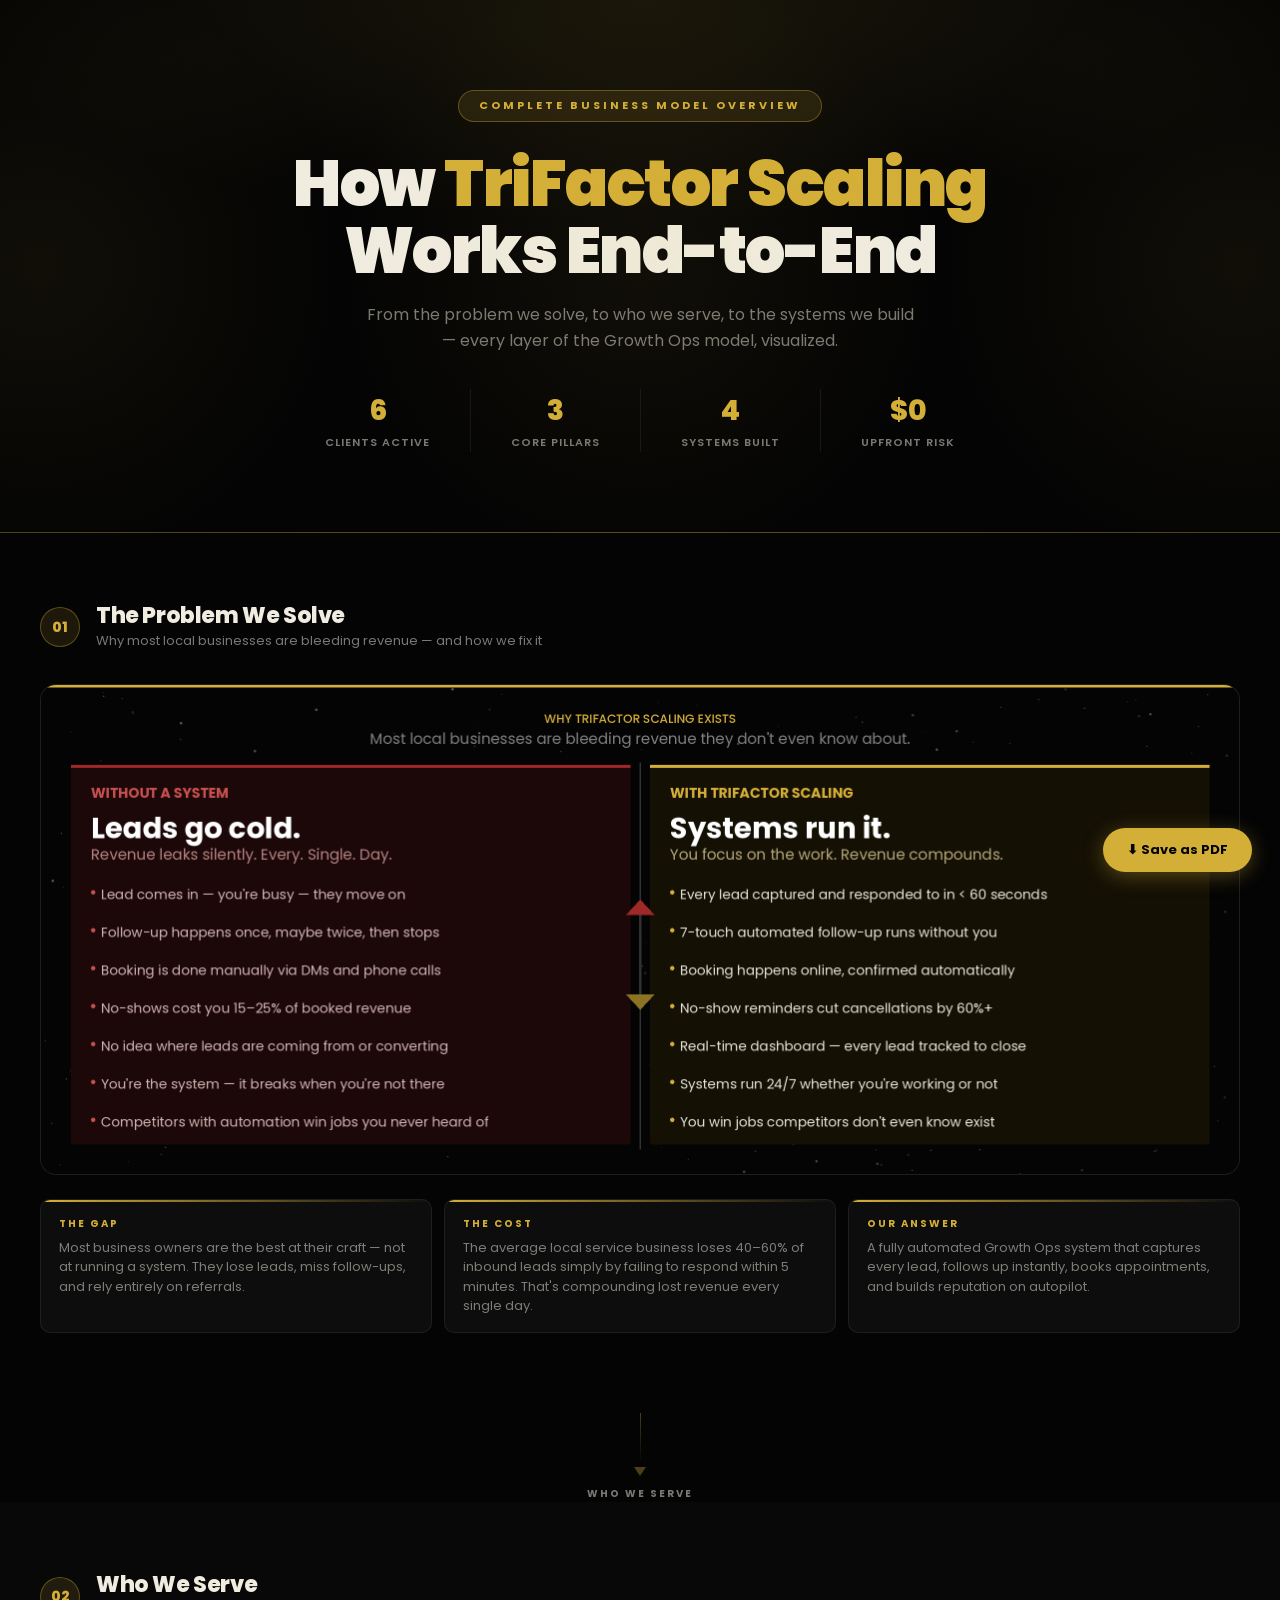
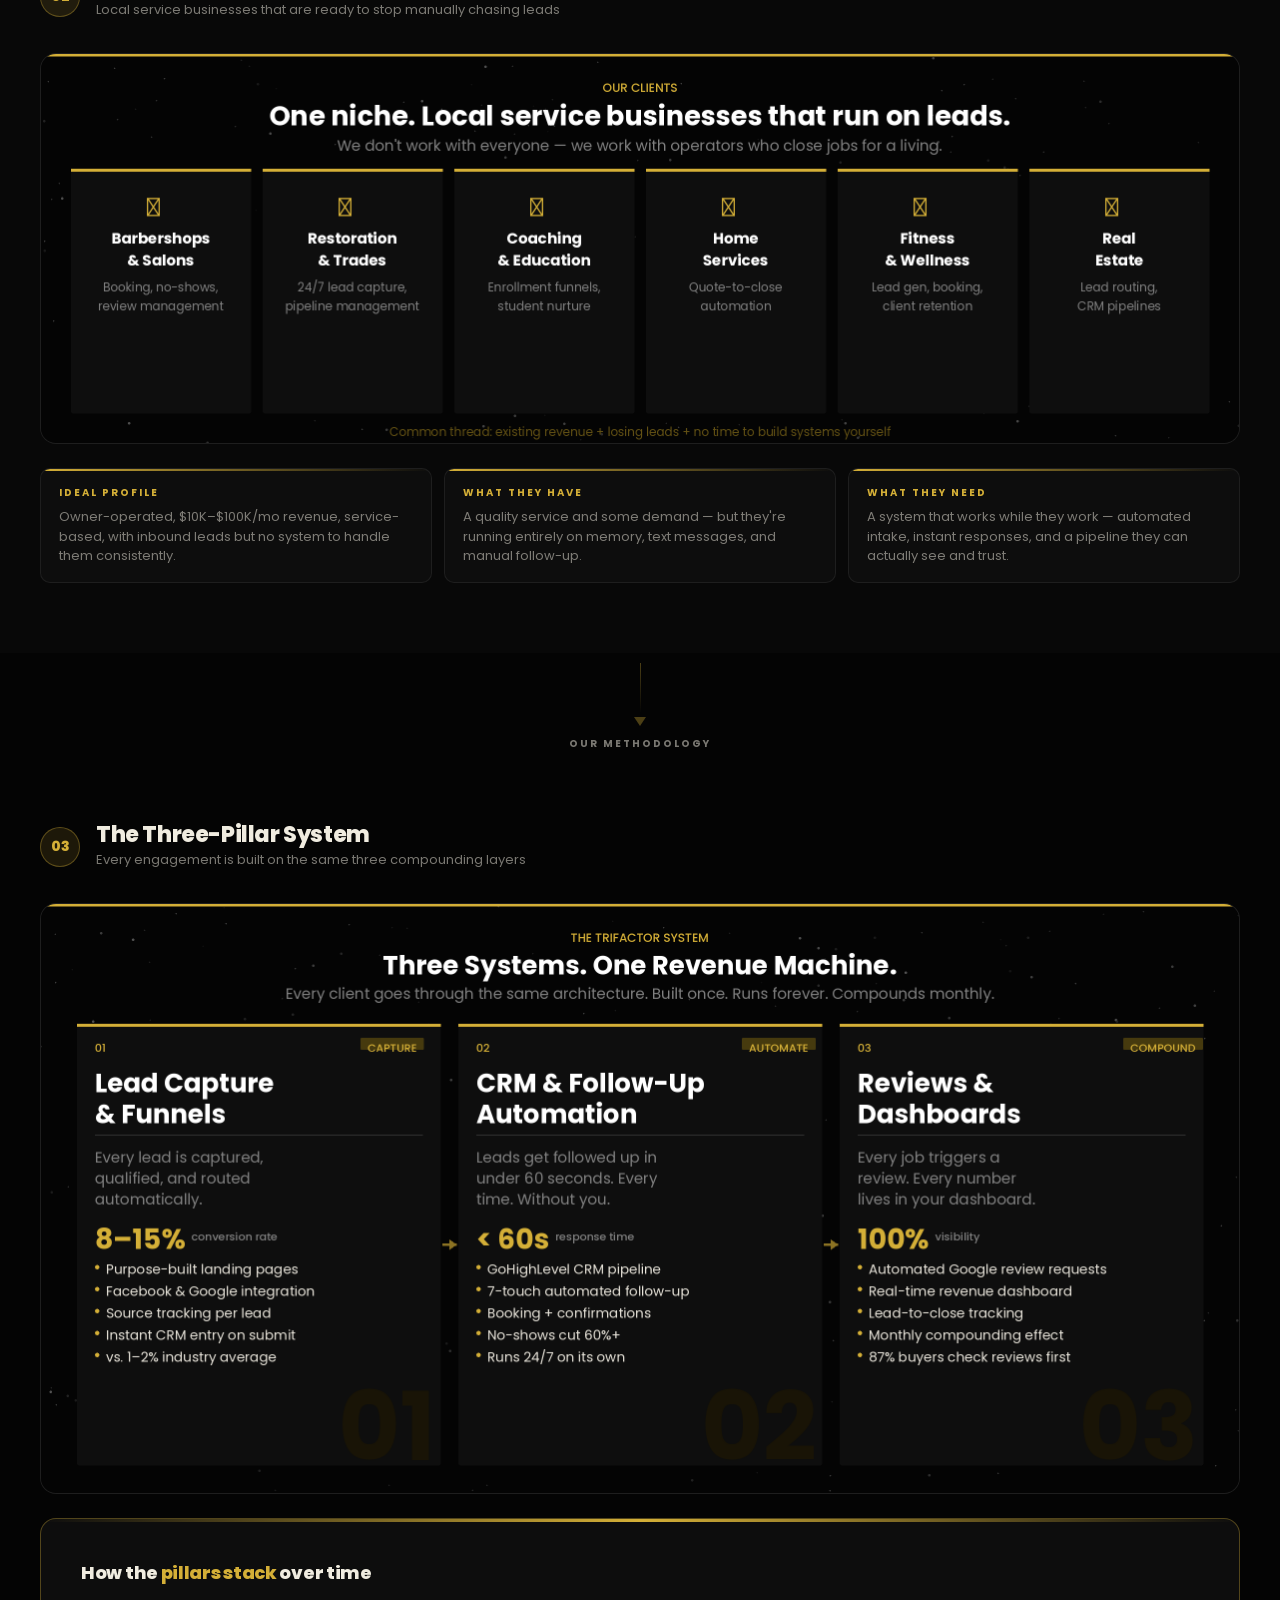
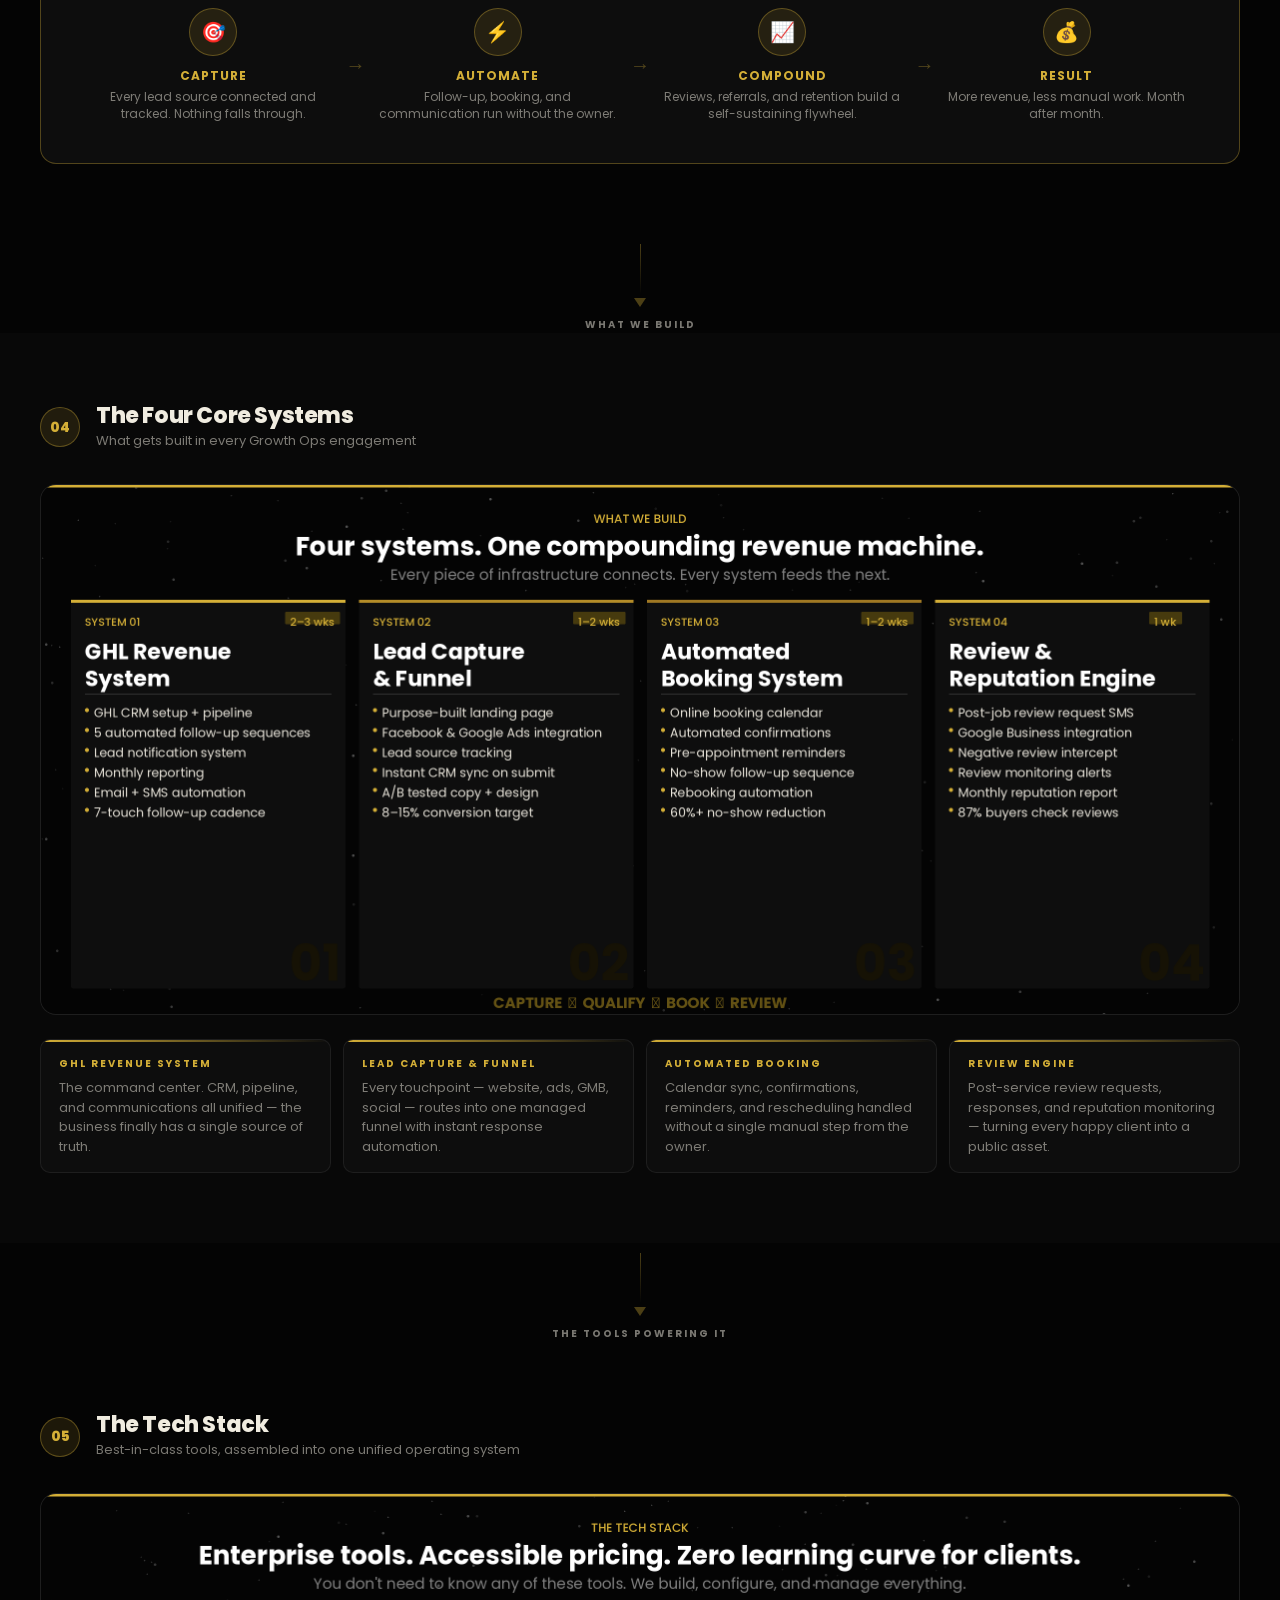
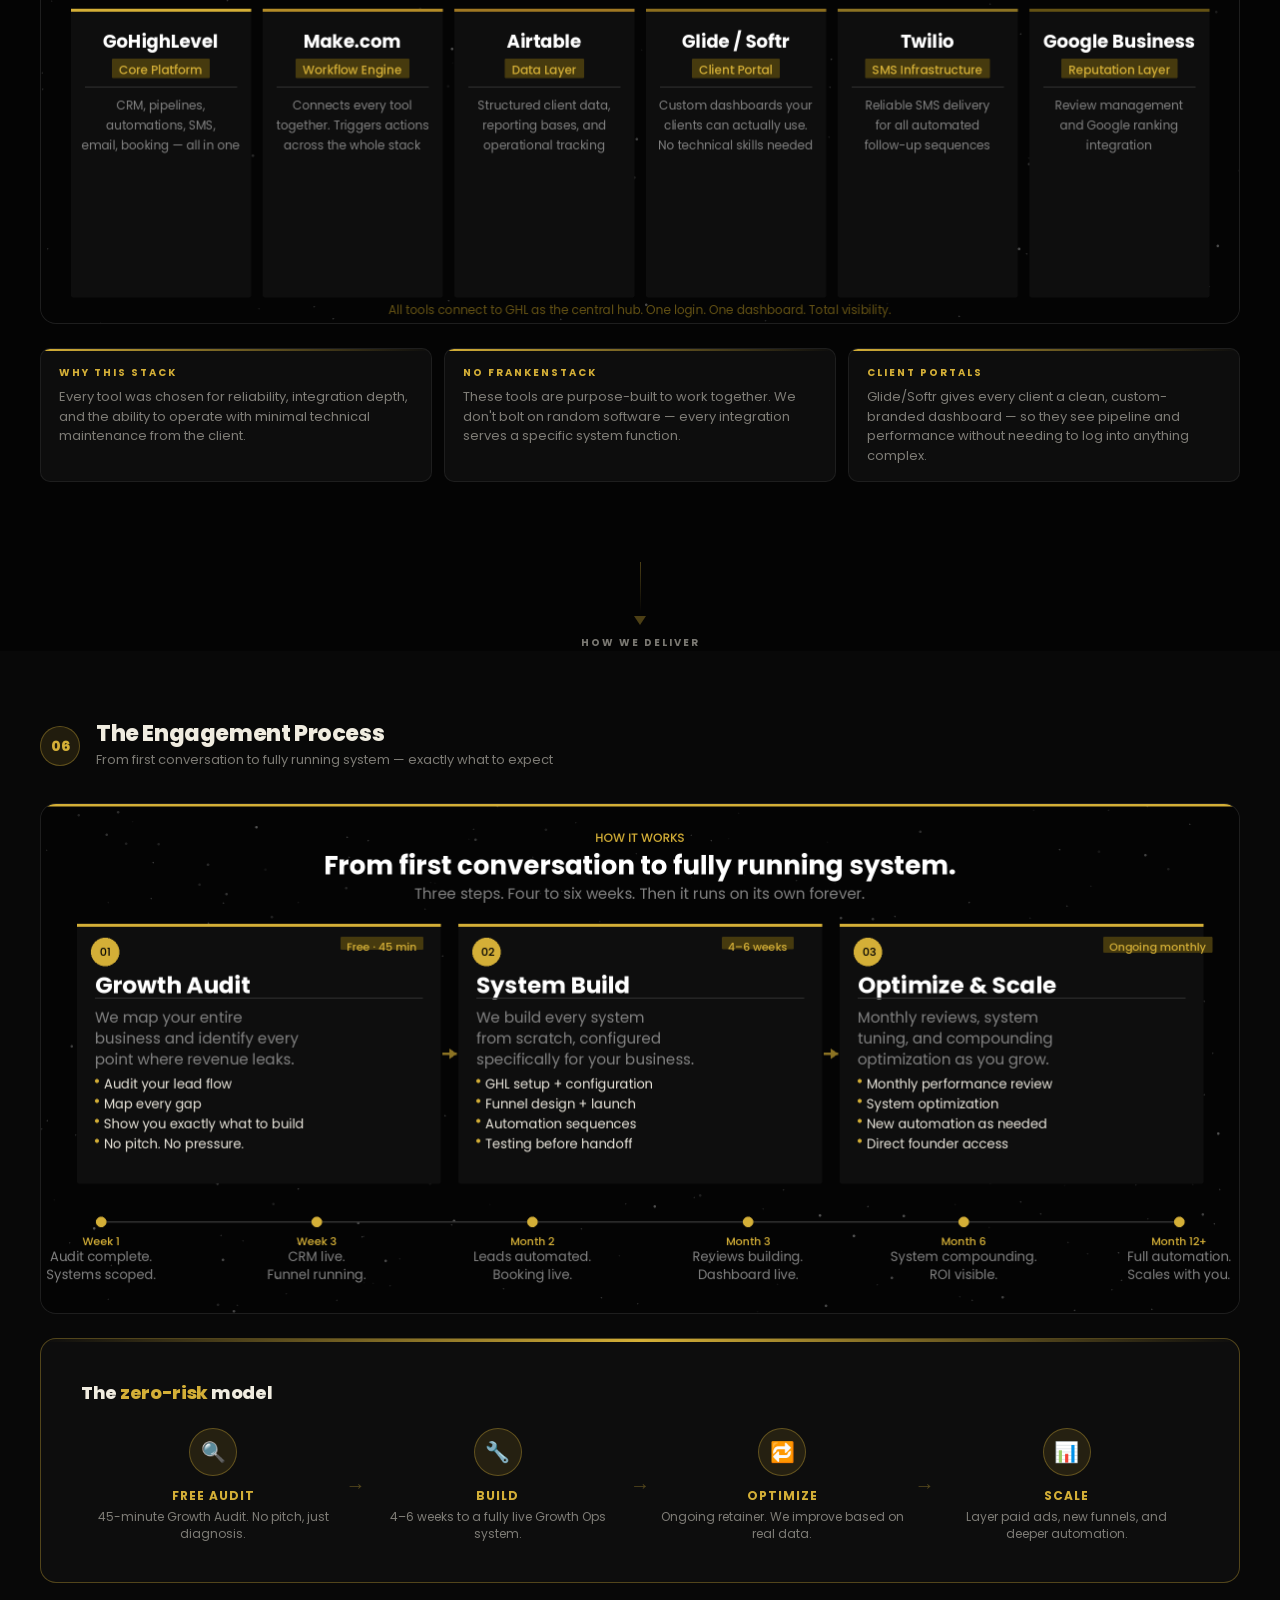
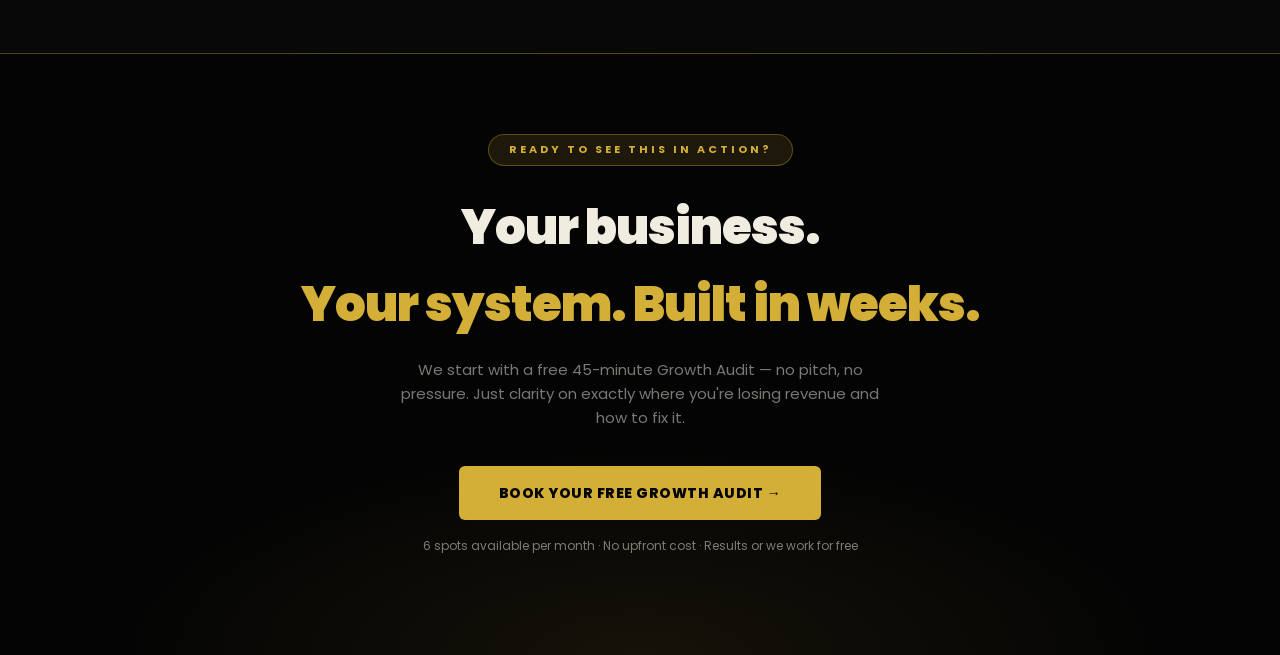
<file: public/TFS-Business-Model.html>
<!DOCTYPE html>
<html lang="en">
<head>
  <meta charset="UTF-8" />
  <meta name="viewport" content="width=device-width, initial-scale=1.0" />
  <title>TriFactor Scaling — Full Business Model</title>
  <link href="https://fonts.googleapis.com/css2?family=Poppins:wght@300;400;500;600;700;800;900&display=swap" rel="stylesheet" />
  <style>
    *, *::before, *::after { box-sizing: border-box; margin: 0; padding: 0; }

    :root {
      --bg:         #040404;
      --bg-card:    #0d0d0d;
      --bg-section: #080808;
      --gold:       #d4af37;
      --gold-light: #f0cf6a;
      --gold-dim:   rgba(212,175,55,0.12);
      --gold-border:rgba(212,175,55,0.35);
      --text:       #f0ece0;
      --text-muted: rgba(240,236,224,0.50);
      --border:     rgba(255,255,255,0.07);
    }

    html { scroll-behavior: smooth; }

    body {
      font-family: 'Poppins', sans-serif;
      background: var(--bg);
      color: var(--text);
      line-height: 1.6;
    }

    /* ─── HERO HEADER ─── */
    .bm-header {
      position: relative;
      overflow: hidden;
      padding: 90px 40px 80px;
      text-align: center;
      background: radial-gradient(ellipse 80% 60% at 50% 0%, rgba(212,175,55,0.10) 0%, transparent 70%);
      border-bottom: 1px solid var(--gold-border);
    }
    .bm-header::before {
      content: '';
      position: absolute;
      inset: 0;
      background: url('data:image/svg+xml,<svg xmlns="http://www.w3.org/2000/svg" width="400" height="400"><defs><radialGradient id="g" cx="50%" cy="50%" r="50%"><stop offset="0%" stop-color="%23d4af37" stop-opacity="0.06"/><stop offset="100%" stop-color="%23d4af37" stop-opacity="0"/></radialGradient></defs><rect width="400" height="400" fill="url(%23g)"/></svg>') center/600px;
      pointer-events: none;
    }
    .bm-header-eyebrow {
      display: inline-block;
      font-size: 11px;
      font-weight: 700;
      letter-spacing: 3px;
      text-transform: uppercase;
      color: var(--gold);
      background: var(--gold-dim);
      border: 1px solid var(--gold-border);
      border-radius: 40px;
      padding: 6px 20px;
      margin-bottom: 28px;
    }
    .bm-header h1 {
      font-size: clamp(36px, 5vw, 64px);
      font-weight: 900;
      letter-spacing: -1.5px;
      line-height: 1.05;
      margin-bottom: 18px;
    }
    .bm-header h1 span { color: var(--gold); }
    .bm-header p {
      font-size: 16px;
      color: var(--text-muted);
      max-width: 560px;
      margin: 0 auto 36px;
    }
    .bm-header-stats {
      display: flex;
      justify-content: center;
      gap: 0;
      flex-wrap: wrap;
    }
    .bm-hstat {
      padding: 0 40px;
      border-right: 1px solid var(--border);
      text-align: center;
    }
    .bm-hstat:last-child { border-right: none; }
    .bm-hstat .val {
      display: block;
      font-size: 28px;
      font-weight: 800;
      color: var(--gold);
      letter-spacing: -0.5px;
    }
    .bm-hstat .lbl {
      display: block;
      font-size: 11px;
      font-weight: 600;
      letter-spacing: 1px;
      text-transform: uppercase;
      color: var(--text-muted);
    }

    /* ─── SECTION WRAPPER ─── */
    .bm-section {
      max-width: 1400px;
      margin: 0 auto;
      padding: 70px 40px;
    }
    .bm-section:nth-child(even) {
      background: var(--bg-section);
    }
    .bm-section-full {
      width: 100%;
      padding: 70px 40px;
    }
    .bm-section-full:nth-child(even) {
      background: var(--bg-section);
    }

    /* ─── SECTION LABEL ─── */
    .section-label {
      display: flex;
      align-items: center;
      gap: 16px;
      margin-bottom: 32px;
    }
    .section-label-num {
      width: 40px;
      height: 40px;
      border-radius: 50%;
      background: var(--gold-dim);
      border: 1px solid var(--gold-border);
      display: flex;
      align-items: center;
      justify-content: center;
      font-size: 14px;
      font-weight: 800;
      color: var(--gold);
      flex-shrink: 0;
    }
    .section-label-text h2 {
      font-size: 22px;
      font-weight: 800;
      letter-spacing: -0.4px;
      line-height: 1.2;
    }
    .section-label-text p {
      font-size: 13px;
      color: var(--text-muted);
      margin-top: 2px;
    }

    /* ─── DIAGRAM IMAGE BLOCK ─── */
    .diagram-wrap {
      position: relative;
      border-radius: 16px;
      overflow: hidden;
      border: 1px solid var(--border);
      background: var(--bg-card);
    }
    .diagram-wrap img {
      width: 100%;
      height: auto;
      display: block;
    }

    /* ─── CONNECTOR ARROW ─── */
    .connector {
      display: flex;
      flex-direction: column;
      align-items: center;
      padding: 20px 0;
      gap: 6px;
      position: relative;
    }
    .connector-label {
      font-size: 11px;
      font-weight: 700;
      letter-spacing: 2px;
      text-transform: uppercase;
      color: var(--gold);
      background: var(--gold-dim);
      border: 1px solid var(--gold-border);
      border-radius: 20px;
      padding: 5px 16px;
    }
    .connector-line {
      width: 2px;
      height: 36px;
      background: linear-gradient(180deg, var(--gold-border) 0%, rgba(212,175,55,0.05) 100%);
    }
    .connector-arrow {
      width: 0;
      height: 0;
      border-left: 7px solid transparent;
      border-right: 7px solid transparent;
      border-top: 10px solid rgba(212,175,55,0.5);
    }

    /* ─── FULL CONNECTOR (between sections) ─── */
    .section-connector {
      display: flex;
      flex-direction: column;
      align-items: center;
      padding: 10px 0 0;
      gap: 4px;
    }
    .section-connector .line {
      width: 1px;
      height: 50px;
      background: linear-gradient(180deg, var(--gold-border), transparent);
    }
    .section-connector .arrow {
      width: 0;
      height: 0;
      border-left: 6px solid transparent;
      border-right: 6px solid transparent;
      border-top: 9px solid var(--gold-border);
    }
    .section-connector .tag {
      font-size: 10px;
      font-weight: 700;
      letter-spacing: 2px;
      text-transform: uppercase;
      color: var(--text-muted);
      margin-top: 6px;
    }

    /* ─── INSIGHTS STRIP ─── */
    .insight-strip {
      display: grid;
      grid-template-columns: repeat(auto-fit, minmax(200px, 1fr));
      gap: 12px;
      margin-top: 24px;
    }
    .insight-card {
      background: var(--bg-card);
      border: 1px solid var(--border);
      border-radius: 10px;
      padding: 16px 18px;
      position: relative;
      overflow: hidden;
    }
    .insight-card::before {
      content: '';
      position: absolute;
      top: 0; left: 0; right: 0;
      height: 2px;
      background: linear-gradient(90deg, var(--gold), transparent);
    }
    .insight-card .ic-label {
      font-size: 10px;
      font-weight: 700;
      letter-spacing: 2px;
      text-transform: uppercase;
      color: var(--gold);
      margin-bottom: 6px;
    }
    .insight-card .ic-text {
      font-size: 13px;
      color: var(--text-muted);
      line-height: 1.5;
    }

    /* ─── FLOW SUMMARY ─── */
    .flow-summary {
      background: var(--bg-card);
      border: 1px solid var(--gold-border);
      border-radius: 16px;
      padding: 40px;
      position: relative;
      overflow: hidden;
      margin-top: 24px;
    }
    .flow-summary::before {
      content: '';
      position: absolute;
      top: 0; left: 0; right: 0;
      height: 3px;
      background: linear-gradient(90deg, transparent, var(--gold), transparent);
    }
    .flow-summary-title {
      font-size: 18px;
      font-weight: 800;
      letter-spacing: -0.3px;
      margin-bottom: 20px;
      color: var(--text);
    }
    .flow-summary-title span { color: var(--gold); }
    .flow-steps {
      display: flex;
      align-items: center;
      gap: 0;
      flex-wrap: wrap;
    }
    .flow-step {
      flex: 1;
      min-width: 160px;
      text-align: center;
      padding: 0 10px;
    }
    .flow-step-icon {
      width: 48px;
      height: 48px;
      border-radius: 50%;
      background: var(--gold-dim);
      border: 1px solid var(--gold-border);
      display: flex;
      align-items: center;
      justify-content: center;
      margin: 0 auto 10px;
      font-size: 20px;
    }
    .flow-step-name {
      font-size: 12px;
      font-weight: 700;
      text-transform: uppercase;
      letter-spacing: 1px;
      color: var(--gold);
      margin-bottom: 4px;
    }
    .flow-step-desc {
      font-size: 12px;
      color: var(--text-muted);
      line-height: 1.4;
    }
    .flow-arrow {
      font-size: 20px;
      color: var(--gold-border);
      flex-shrink: 0;
    }

    /* ─── CTA FOOTER ─── */
    .bm-footer {
      text-align: center;
      padding: 80px 40px 100px;
      position: relative;
      overflow: hidden;
      background: radial-gradient(ellipse 60% 50% at 50% 100%, rgba(212,175,55,0.08) 0%, transparent 70%);
      border-top: 1px solid var(--gold-border);
    }
    .bm-footer h2 {
      font-size: clamp(28px, 4vw, 48px);
      font-weight: 900;
      letter-spacing: -1px;
      margin-bottom: 14px;
    }
    .bm-footer h2 span { color: var(--gold); }
    .bm-footer p {
      font-size: 15px;
      color: var(--text-muted);
      max-width: 480px;
      margin: 0 auto 36px;
    }
    .bm-footer-cta {
      display: inline-block;
      background: var(--gold);
      color: #040404;
      font-size: 14px;
      font-weight: 800;
      letter-spacing: 0.5px;
      text-transform: uppercase;
      padding: 16px 40px;
      border-radius: 6px;
      text-decoration: none;
      transition: opacity 0.2s;
    }
    .bm-footer-cta:hover { opacity: 0.85; }
    .bm-footer-note {
      margin-top: 16px;
      font-size: 12px;
      color: var(--text-muted);
    }

    /* ─── PRINT / EXPORT ─── */
    .print-btn {
      position: fixed;
      bottom: 28px;
      right: 28px;
      background: var(--gold);
      color: #040404;
      border: none;
      border-radius: 50px;
      padding: 12px 24px;
      font-family: 'Poppins', sans-serif;
      font-size: 13px;
      font-weight: 700;
      cursor: pointer;
      box-shadow: 0 4px 20px rgba(212,175,55,0.35);
      z-index: 999;
      transition: transform 0.2s, box-shadow 0.2s;
    }
    .print-btn:hover {
      transform: translateY(-2px);
      box-shadow: 0 8px 30px rgba(212,175,55,0.45);
    }
    @media print {
      .print-btn { display: none; }
      * { -webkit-print-color-adjust: exact !important; print-color-adjust: exact !important; color-adjust: exact !important; }
    }

    @media (max-width: 640px) {
      .bm-section, .bm-section-full { padding: 50px 20px; }
      .bm-hstat { padding: 0 20px; }
      .flow-steps { flex-direction: column; gap: 16px; }
      .flow-arrow { transform: rotate(90deg); }
    }
  </style>
</head>
<body>

<!-- ═══════════════════════════════════════════
     HEADER
═══════════════════════════════════════════ -->
<div class="bm-header">
  <div class="bm-header-eyebrow">Complete Business Model Overview</div>
  <h1>How <span>TriFactor Scaling</span><br>Works End-to-End</h1>
  <p>From the problem we solve, to who we serve, to the systems we build — every layer of the Growth Ops model, visualized.</p>
  <div class="bm-header-stats">
    <div class="bm-hstat"><span class="val">6</span><span class="lbl">Clients Active</span></div>
    <div class="bm-hstat"><span class="val">3</span><span class="lbl">Core Pillars</span></div>
    <div class="bm-hstat"><span class="val">4</span><span class="lbl">Systems Built</span></div>
    <div class="bm-hstat"><span class="val">$0</span><span class="lbl">Upfront Risk</span></div>
  </div>
</div>


<!-- ═══════════════════════════════════════════
     SECTION 1 — THE PROBLEM
═══════════════════════════════════════════ -->
<div style="background: var(--bg);">
  <div class="bm-section">
    <div class="section-label">
      <div class="section-label-num">01</div>
      <div class="section-label-text">
        <h2>The Problem We Solve</h2>
        <p>Why most local businesses are bleeding revenue — and how we fix it</p>
      </div>
    </div>
    <div class="diagram-wrap">
      <img src="diag-1-problem.png" alt="Problem vs Solution" loading="lazy" />
    </div>
    <div class="insight-strip">
      <div class="insight-card">
        <div class="ic-label">The Gap</div>
        <div class="ic-text">Most business owners are the best at their craft — not at running a system. They lose leads, miss follow-ups, and rely entirely on referrals.</div>
      </div>
      <div class="insight-card">
        <div class="ic-label">The Cost</div>
        <div class="ic-text">The average local service business loses 40–60% of inbound leads simply by failing to respond within 5 minutes. That's compounding lost revenue every single day.</div>
      </div>
      <div class="insight-card">
        <div class="ic-label">Our Answer</div>
        <div class="ic-text">A fully automated Growth Ops system that captures every lead, follows up instantly, books appointments, and builds reputation on autopilot.</div>
      </div>
    </div>
  </div>
</div>

<!-- connector -->
<div class="section-connector">
  <div class="line"></div>
  <div class="arrow"></div>
  <div class="tag">Who we serve</div>
</div>


<!-- ═══════════════════════════════════════════
     SECTION 2 — WHO WE SERVE
═══════════════════════════════════════════ -->
<div style="background: var(--bg-section);">
  <div class="bm-section">
    <div class="section-label">
      <div class="section-label-num">02</div>
      <div class="section-label-text">
        <h2>Who We Serve</h2>
        <p>Local service businesses that are ready to stop manually chasing leads</p>
      </div>
    </div>
    <div class="diagram-wrap">
      <img src="diag-2-who-we-serve.png" alt="Who We Serve — 6 Business Types" loading="lazy" />
    </div>
    <div class="insight-strip">
      <div class="insight-card">
        <div class="ic-label">Ideal Profile</div>
        <div class="ic-text">Owner-operated, $10K–$100K/mo revenue, service-based, with inbound leads but no system to handle them consistently.</div>
      </div>
      <div class="insight-card">
        <div class="ic-label">What They Have</div>
        <div class="ic-text">A quality service and some demand — but they're running entirely on memory, text messages, and manual follow-up.</div>
      </div>
      <div class="insight-card">
        <div class="ic-label">What They Need</div>
        <div class="ic-text">A system that works while they work — automated intake, instant responses, and a pipeline they can actually see and trust.</div>
      </div>
    </div>
  </div>
</div>

<!-- connector -->
<div class="section-connector">
  <div class="line"></div>
  <div class="arrow"></div>
  <div class="tag">Our methodology</div>
</div>


<!-- ═══════════════════════════════════════════
     SECTION 3 — THREE PILLARS
═══════════════════════════════════════════ -->
<div style="background: var(--bg);">
  <div class="bm-section">
    <div class="section-label">
      <div class="section-label-num">03</div>
      <div class="section-label-text">
        <h2>The Three-Pillar System</h2>
        <p>Every engagement is built on the same three compounding layers</p>
      </div>
    </div>
    <div class="diagram-wrap">
      <img src="diag-3-three-pillars.png" alt="Three Pillars: Capture, Automate, Compound" loading="lazy" />
    </div>
    <div class="flow-summary">
      <div class="flow-summary-title">How the <span>pillars stack</span> over time</div>
      <div class="flow-steps">
        <div class="flow-step">
          <div class="flow-step-icon">🎯</div>
          <div class="flow-step-name">Capture</div>
          <div class="flow-step-desc">Every lead source connected and tracked. Nothing falls through.</div>
        </div>
        <div class="flow-arrow">→</div>
        <div class="flow-step">
          <div class="flow-step-icon">⚡</div>
          <div class="flow-step-name">Automate</div>
          <div class="flow-step-desc">Follow-up, booking, and communication run without the owner.</div>
        </div>
        <div class="flow-arrow">→</div>
        <div class="flow-step">
          <div class="flow-step-icon">📈</div>
          <div class="flow-step-name">Compound</div>
          <div class="flow-step-desc">Reviews, referrals, and retention build a self-sustaining flywheel.</div>
        </div>
        <div class="flow-arrow">→</div>
        <div class="flow-step">
          <div class="flow-step-icon">💰</div>
          <div class="flow-step-name">Result</div>
          <div class="flow-step-desc">More revenue, less manual work. Month after month.</div>
        </div>
      </div>
    </div>
  </div>
</div>

<!-- connector -->
<div class="section-connector">
  <div class="line"></div>
  <div class="arrow"></div>
  <div class="tag">What we build</div>
</div>


<!-- ═══════════════════════════════════════════
     SECTION 4 — FOUR SYSTEMS
═══════════════════════════════════════════ -->
<div style="background: var(--bg-section);">
  <div class="bm-section">
    <div class="section-label">
      <div class="section-label-num">04</div>
      <div class="section-label-text">
        <h2>The Four Core Systems</h2>
        <p>What gets built in every Growth Ops engagement</p>
      </div>
    </div>
    <div class="diagram-wrap">
      <img src="diag-4-four-systems.png" alt="Four Core Systems" loading="lazy" />
    </div>
    <div class="insight-strip">
      <div class="insight-card">
        <div class="ic-label">GHL Revenue System</div>
        <div class="ic-text">The command center. CRM, pipeline, and communications all unified — the business finally has a single source of truth.</div>
      </div>
      <div class="insight-card">
        <div class="ic-label">Lead Capture & Funnel</div>
        <div class="ic-text">Every touchpoint — website, ads, GMB, social — routes into one managed funnel with instant response automation.</div>
      </div>
      <div class="insight-card">
        <div class="ic-label">Automated Booking</div>
        <div class="ic-text">Calendar sync, confirmations, reminders, and rescheduling handled without a single manual step from the owner.</div>
      </div>
      <div class="insight-card">
        <div class="ic-label">Review Engine</div>
        <div class="ic-text">Post-service review requests, responses, and reputation monitoring — turning every happy client into a public asset.</div>
      </div>
    </div>
  </div>
</div>

<!-- connector -->
<div class="section-connector">
  <div class="line"></div>
  <div class="arrow"></div>
  <div class="tag">The tools powering it</div>
</div>


<!-- ═══════════════════════════════════════════
     SECTION 5 — TECH STACK
═══════════════════════════════════════════ -->
<div style="background: var(--bg);">
  <div class="bm-section">
    <div class="section-label">
      <div class="section-label-num">05</div>
      <div class="section-label-text">
        <h2>The Tech Stack</h2>
        <p>Best-in-class tools, assembled into one unified operating system</p>
      </div>
    </div>
    <div class="diagram-wrap">
      <img src="diag-5-tech-stack.png" alt="Tech Stack" loading="lazy" />
    </div>
    <div class="insight-strip">
      <div class="insight-card">
        <div class="ic-label">Why This Stack</div>
        <div class="ic-text">Every tool was chosen for reliability, integration depth, and the ability to operate with minimal technical maintenance from the client.</div>
      </div>
      <div class="insight-card">
        <div class="ic-label">No Frankenstack</div>
        <div class="ic-text">These tools are purpose-built to work together. We don't bolt on random software — every integration serves a specific system function.</div>
      </div>
      <div class="insight-card">
        <div class="ic-label">Client Portals</div>
        <div class="ic-text">Glide/Softr gives every client a clean, custom-branded dashboard — so they see pipeline and performance without needing to log into anything complex.</div>
      </div>
    </div>
  </div>
</div>

<!-- connector -->
<div class="section-connector">
  <div class="line"></div>
  <div class="arrow"></div>
  <div class="tag">How we deliver</div>
</div>


<!-- ═══════════════════════════════════════════
     SECTION 6 — PROCESS
═══════════════════════════════════════════ -->
<div style="background: var(--bg-section);">
  <div class="bm-section">
    <div class="section-label">
      <div class="section-label-num">06</div>
      <div class="section-label-text">
        <h2>The Engagement Process</h2>
        <p>From first conversation to fully running system — exactly what to expect</p>
      </div>
    </div>
    <div class="diagram-wrap">
      <img src="diag-6-process.png" alt="Engagement Process" loading="lazy" />
    </div>
    <div class="flow-summary">
      <div class="flow-summary-title">The <span>zero-risk</span> model</div>
      <div class="flow-steps">
        <div class="flow-step">
          <div class="flow-step-icon">🔍</div>
          <div class="flow-step-name">Free Audit</div>
          <div class="flow-step-desc">45-minute Growth Audit. No pitch, just diagnosis.</div>
        </div>
        <div class="flow-arrow">→</div>
        <div class="flow-step">
          <div class="flow-step-icon">🔧</div>
          <div class="flow-step-name">Build</div>
          <div class="flow-step-desc">4–6 weeks to a fully live Growth Ops system.</div>
        </div>
        <div class="flow-arrow">→</div>
        <div class="flow-step">
          <div class="flow-step-icon">🔁</div>
          <div class="flow-step-name">Optimize</div>
          <div class="flow-step-desc">Ongoing retainer. We improve based on real data.</div>
        </div>
        <div class="flow-arrow">→</div>
        <div class="flow-step">
          <div class="flow-step-icon">📊</div>
          <div class="flow-step-name">Scale</div>
          <div class="flow-step-desc">Layer paid ads, new funnels, and deeper automation.</div>
        </div>
      </div>
    </div>
  </div>
</div>


<!-- ═══════════════════════════════════════════
     CTA FOOTER
═══════════════════════════════════════════ -->
<div class="bm-footer">
  <div class="bm-header-eyebrow" style="margin-bottom:24px;">Ready to see this in action?</div>
  <h2>Your business.<br><span>Your system. Built in weeks.</span></h2>
  <p>We start with a free 45-minute Growth Audit — no pitch, no pressure. Just clarity on exactly where you're losing revenue and how to fix it.</p>
  <a href="apply.html" class="bm-footer-cta">Book Your Free Growth Audit →</a>
  <div class="bm-footer-note">6 spots available per month · No upfront cost · Results or we work for free</div>
</div>


<!-- Print / Save button -->
<button class="print-btn" onclick="window.print()">⬇ Save as PDF</button>

</body>
</html>
</file>
